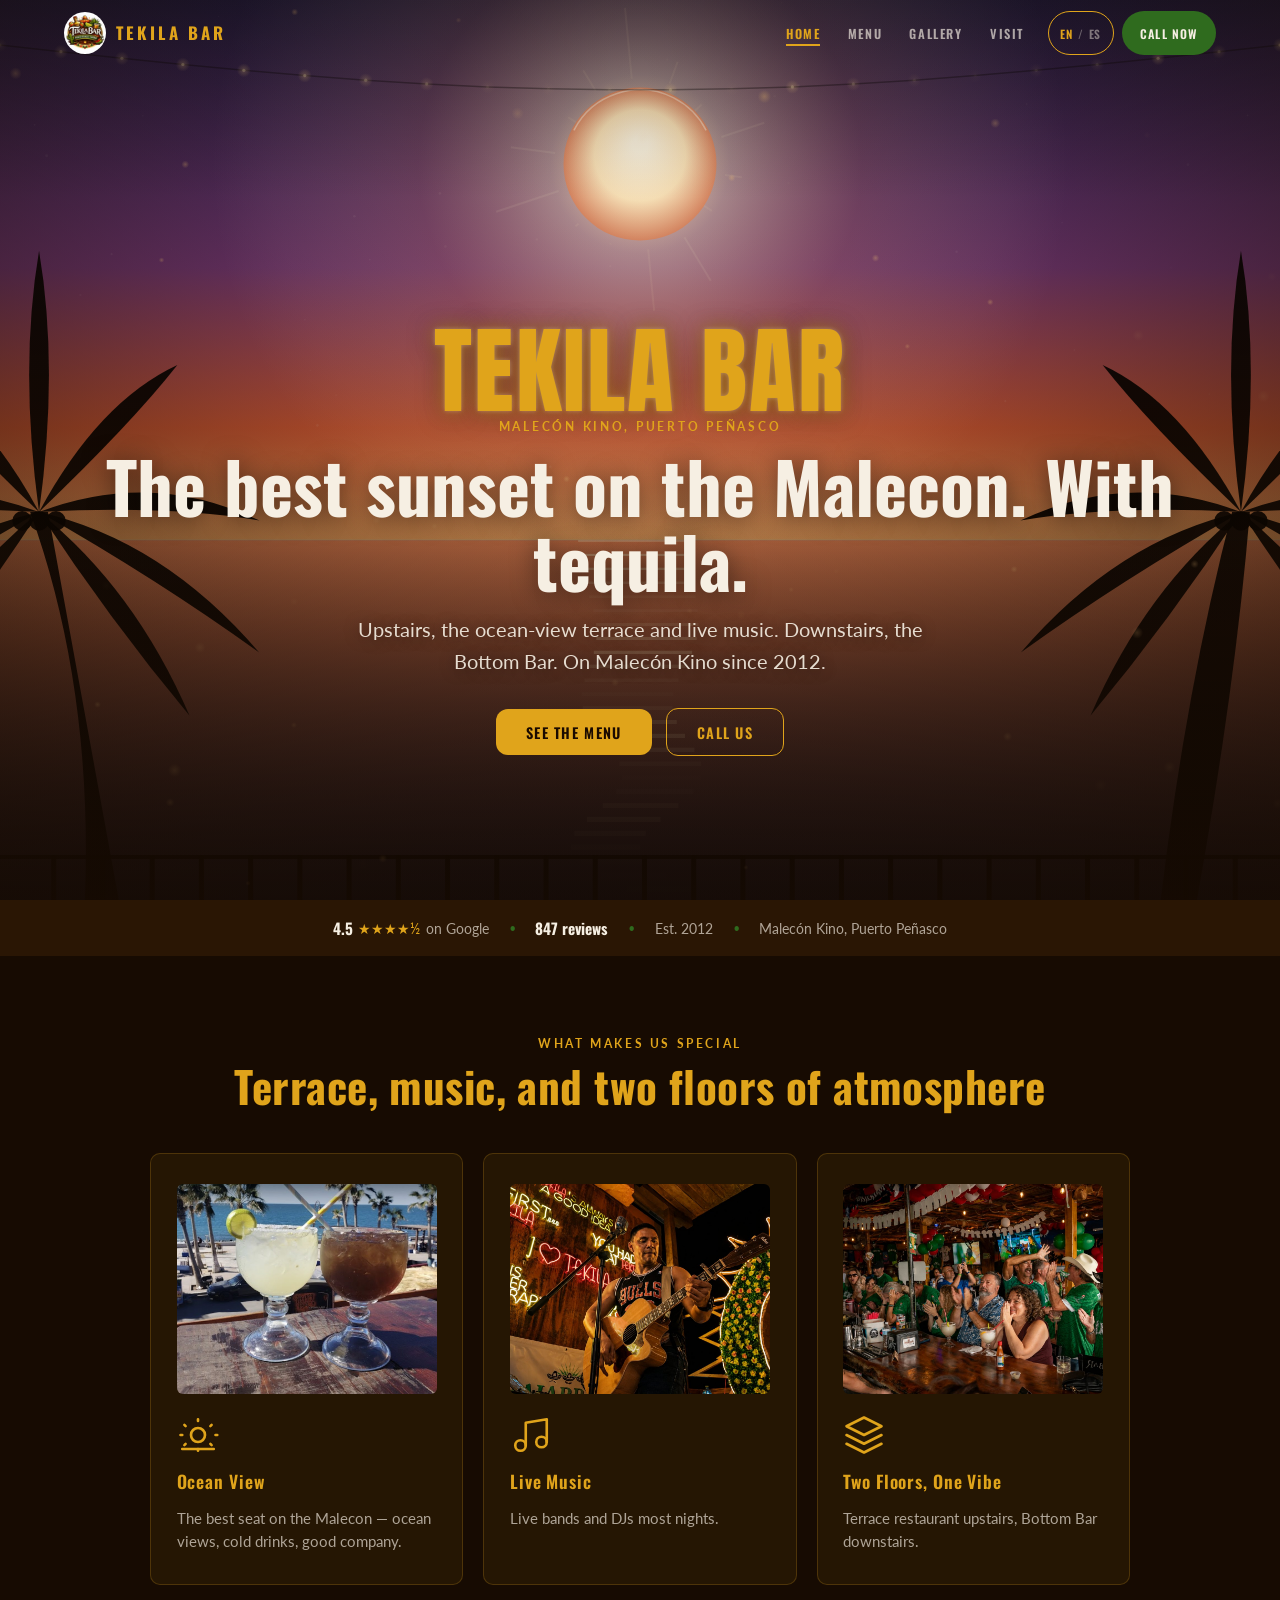
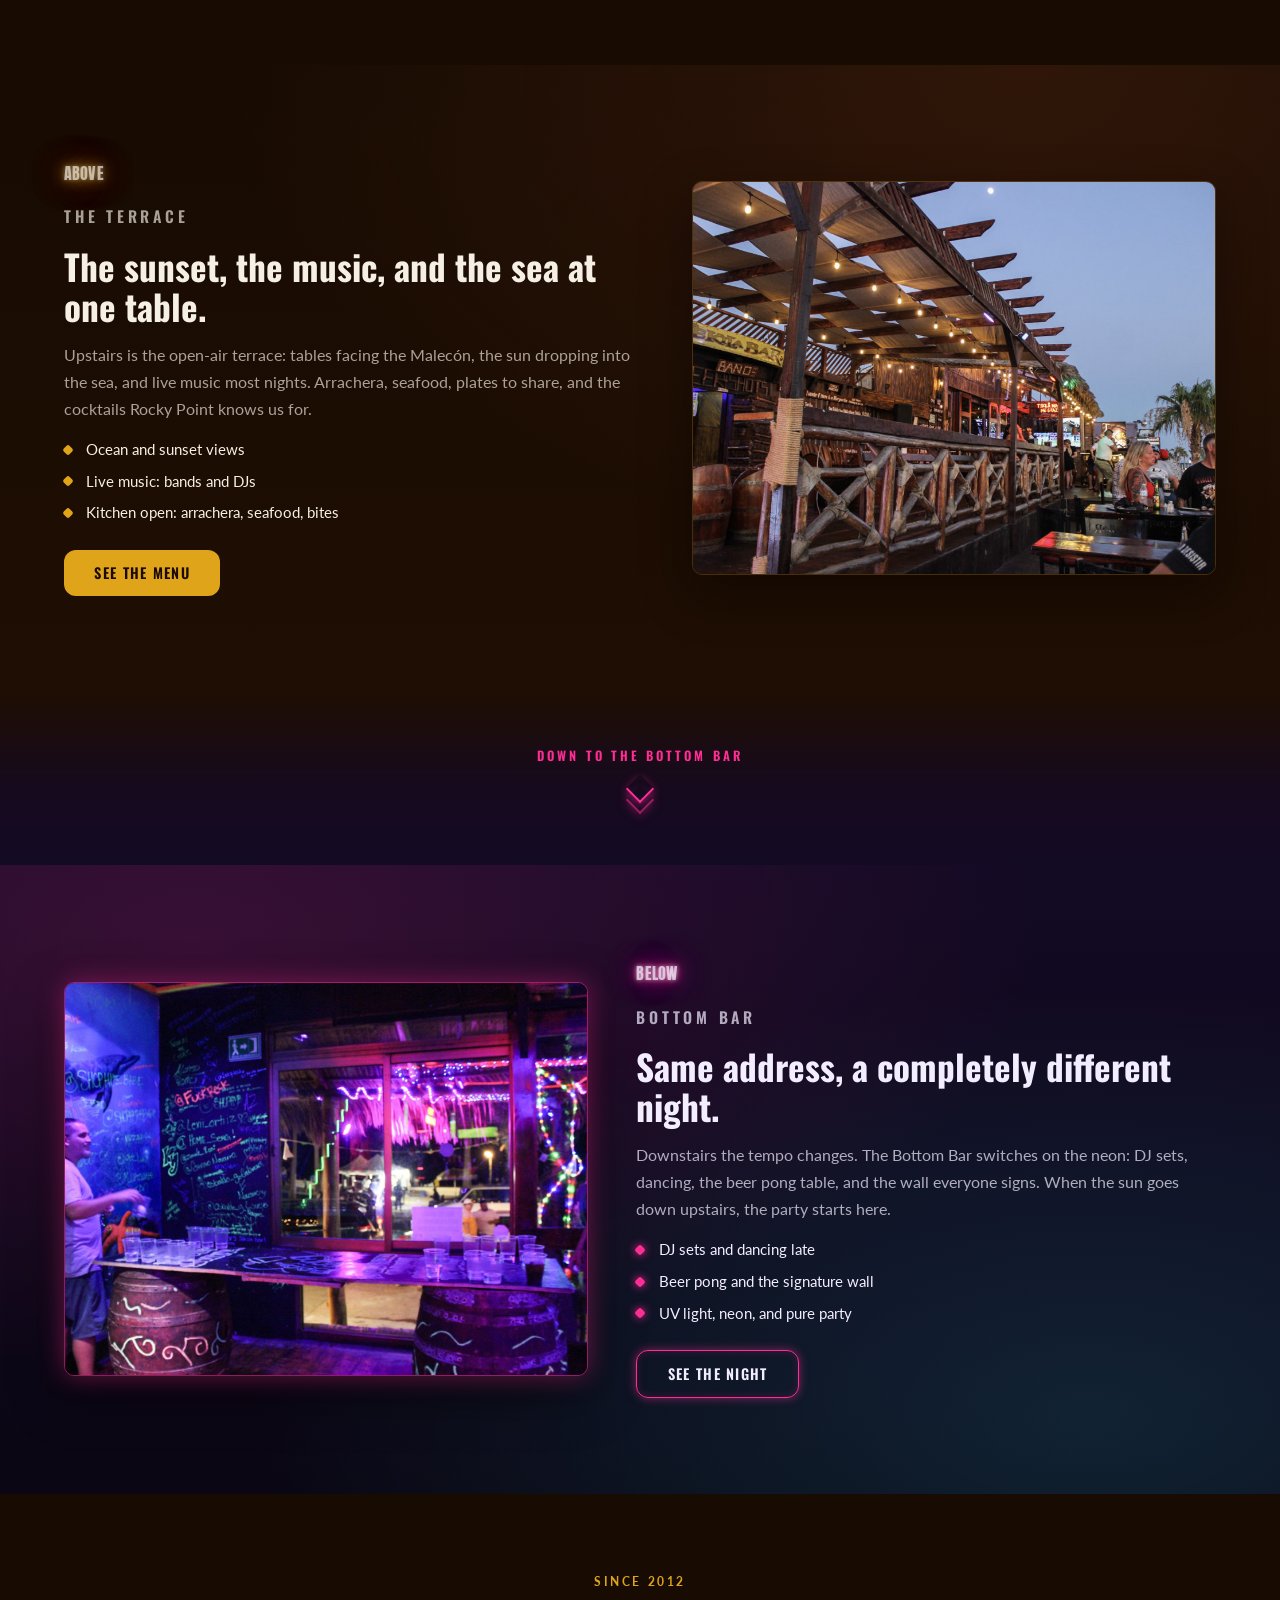
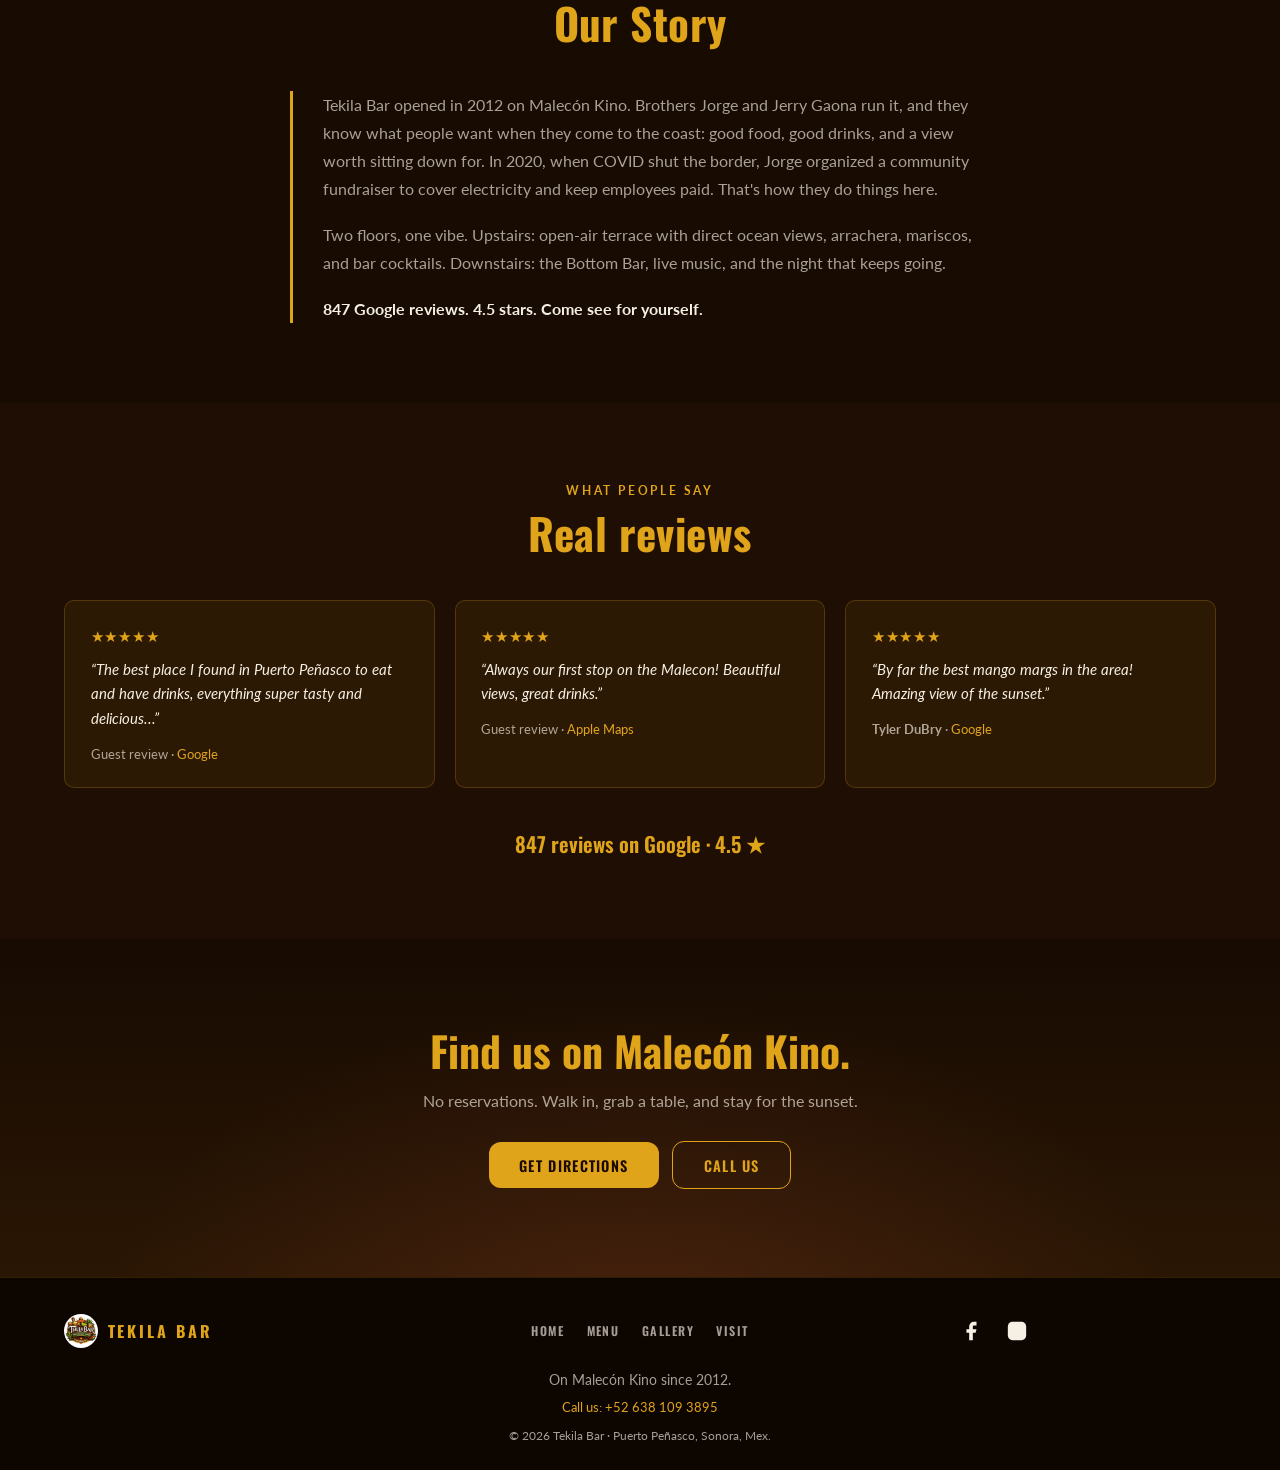
<file: index.html>
<!DOCTYPE html>
<html lang="es" translate="no">
<head>
  <meta charset="UTF-8" />
  <meta name="viewport" content="width=device-width, initial-scale=1.0" />
  <meta name="google" content="notranslate" />

  <!-- Primary SEO -->
  <title>Tekila Bar | Malecón Kino, Puerto Peñasco, Sonora</title>
  <meta name="description" content="Terraza con vista al mar, música en vivo y cócteles en el Malecón Kino desde 2012. Arriba la terraza al atardecer, abajo el Bottom Bar. 847 reseñas, 4.5 estrellas en Google. Puerto Peñasco, Sonora." />

  <!-- Open Graph -->
  <meta property="og:type" content="website" />
  <meta property="og:url" content="https://neonframewebdev.github.io/tekila-bar-rocky-point/" />
  <meta property="og:title" content="Tekila Bar | Malecón Kino, Puerto Peñasco" />
  <meta property="og:description" content="Arriba la terraza al atardecer, abajo el Bottom Bar. Terraza con vista al mar, música en vivo y cócteles en el Malecón Kino desde 2012." />
  <meta property="og:image" content="https://neonframewebdev.github.io/tekila-bar-rocky-point/assets/exterior_1.jpg" />
  <meta property="og:locale" content="es_MX" />
  <meta property="og:locale:alternate" content="en_US" />

  <!-- Twitter Card -->
  <meta name="twitter:card" content="summary_large_image" />
  <meta name="twitter:title" content="Tekila Bar | Puerto Peñasco" />
  <meta name="twitter:description" content="Arriba la terraza al atardecer, abajo el Bottom Bar. Malecón Kino, Rocky Point, Sonora." />
  <meta name="twitter:image" content="https://neonframewebdev.github.io/tekila-bar-rocky-point/assets/exterior_1.jpg" />

  <link rel="icon" type="image/jpeg" href="assets/logo.jpg" />

  <!-- Fonts -->
  <link rel="preconnect" href="https://fonts.googleapis.com" />
  <link rel="preconnect" href="https://fonts.gstatic.com" crossorigin />
  <link href="https://fonts.googleapis.com/css2?family=Anton&family=Oswald:wght@400;500;600;700&family=Lato:wght@400;700&display=swap" rel="stylesheet" />

  <link rel="stylesheet" href="css/style.css" />

  <link rel="canonical" href="https://neonframewebdev.github.io/tekila-bar-rocky-point/" />

  <script type="application/ld+json">
  {
    "@context": "https://schema.org",
    "@type": ["BarOrPub", "Restaurant"],
    "name": "Tekila Bar",
    "description": "Bar y restaurante en el Malecón Kino de Puerto Peñasco. Música en vivo, cócteles artesanales, mariscos frescos y ambiente de fiesta desde 2012.",
    "url": "https://neonframewebdev.github.io/tekila-bar-rocky-point/",
    "telephone": "+526381093895",
    "address": {
      "@type": "PostalAddress",
      "streetAddress": "Malecón Kino 22-C",
      "addressLocality": "Puerto Peñasco",
      "addressRegion": "Sonora",
      "postalCode": "83550",
      "addressCountry": "MX"
    },
    "openingHoursSpecification": [
      {
        "@type": "OpeningHoursSpecification",
        "dayOfWeek": ["Monday","Tuesday","Wednesday","Thursday","Sunday"],
        "opens": "10:00",
        "closes": "22:00"
      },
      {
        "@type": "OpeningHoursSpecification",
        "dayOfWeek": ["Friday","Saturday"],
        "opens": "09:00",
        "closes": "03:00"
      }
    ],
    "servesCuisine": ["Mexican","Seafood","American"],
    "priceRange": "$$",
    "image": "https://neonframewebdev.github.io/tekila-bar-rocky-point/assets/gallery_hero.jpg",
    "menu": "https://neonframewebdev.github.io/tekila-bar-rocky-point/menu.html",
    "foundingDate": "2012",
    "sameAs": [
      "https://www.facebook.com/pages/Tekila-Bar-MX/1644637512487499",
      "https://www.instagram.com/tekilabarmx"
    ]
  }
  </script>
</head>
<body data-lang="es">

  <!-- ── Loader ─────────────────────────────────────────────── -->
  <div id="loader" role="status" aria-label="Cargando / Loading">
    <img class="loader-logo" src="assets/logo.jpg" alt="Tekila Bar logo" width="110" height="110" />
    <div class="loader-bar-track"><div class="loader-bar-fill"></div></div>
  </div>

  <!-- ── Nav ────────────────────────────────────────────────── -->
  <nav class="site-nav" role="navigation" aria-label="Navegación principal">
    <a href="index.html" class="nav-logo" aria-label="Tekila Bar inicio">
      <img src="assets/logo.jpg" alt="" width="42" height="42" aria-hidden="true" />
      <span class="nav-logo-text">Tekila Bar</span>
    </a>

    <div class="nav-right">
      <ul class="nav-links" role="list">
        <li><a href="index.html" class="is-active" data-es="Inicio" data-en="Home">Inicio</a></li>
        <li><a href="menu.html" data-es="Carta" data-en="Menu">Carta</a></li>
        <li><a href="galeria.html" data-es="Galería" data-en="Gallery">Galería</a></li>
        <li><a href="visita.html" data-es="Visítanos" data-en="Visit">Visítanos</a></li>
      </ul>

      <button type="button" class="lang-toggle" data-current="es" aria-label="Switch to English">
        <span class="lt-en">EN</span><span class="lt-sep">/</span><span class="lt-es">ES</span>
      </button>

      <a href="tel:+526381093895" class="nav-cta" data-es="Llama ahora" data-en="Call now">Llama ahora</a>

      <button class="nav-hamburger" aria-label="Abrir menú" aria-expanded="false" aria-controls="nav-drawer">
        <span></span><span></span><span></span>
      </button>
    </div>
  </nav>

  <!-- Mobile drawer -->
  <nav class="nav-drawer" id="nav-drawer" aria-label="Menú móvil">
    <a href="index.html" class="is-active" data-es="Inicio" data-en="Home">Inicio</a>
    <a href="menu.html" data-es="Carta" data-en="Menu">Carta</a>
    <a href="galeria.html" data-es="Galería" data-en="Gallery">Galería</a>
    <a href="visita.html" data-es="Visítanos" data-en="Visit">Visítanos</a>
    <a href="tel:+526381093895" class="drawer-cta" data-es="Llama ahora" data-en="Call now">Llama ahora</a>
  </nav>

  <!-- ── Hero ───────────────────────────────────────────────── -->
  <section id="hero" aria-label="Hero">
    <canvas id="hero-canvas" class="hero-canvas" aria-hidden="true"></canvas>
    <div class="hero-overlay" aria-hidden="true"></div>

    <div class="hero-content">
      <p class="hero-kicker" aria-hidden="true">TEKILA BAR</p>
      <p class="hero-eyebrow">Malecón Kino, Puerto Peñasco</p>
      <h1 class="hero-h1"
          data-es="El mejor atardecer del Malecón. Con tequila."
          data-en="The best sunset on the Malecon. With tequila.">
        El mejor atardecer del Malecón. Con tequila.
      </h1>
      <p class="hero-sub"
         data-es="Arriba, la terraza con vista al mar y música en vivo. Abajo, el Bottom Bar. En el Malecón Kino desde 2012."
         data-en="Upstairs, the ocean-view terrace and live music. Downstairs, the Bottom Bar. On Malecón Kino since 2012.">
        Arriba, la terraza con vista al mar y música en vivo. Abajo, el Bottom Bar. En el Malecón Kino desde 2012.
      </p>
      <div class="hero-ctas">
        <a href="menu.html" class="btn-primary" data-es="Ver la carta" data-en="See the menu">Ver la carta</a>
        <a href="tel:+526381093895" class="btn-secondary" data-es="Llámanos" data-en="Call us">Llámanos</a>
      </div>
    </div>

    <div class="hero-scroll-cue" aria-hidden="true"></div>
  </section>

  <!-- ── Trust Bar ──────────────────────────────────────────── -->
  <div id="trust-bar" role="complementary" aria-label="Credenciales">
    <div class="trust-item">
      <strong>4.5</strong>
      <span class="trust-stars">&#9733;&#9733;&#9733;&#9733;&#189;</span>
      <span data-es="en Google" data-en="on Google">en Google</span>
    </div>
    <span class="trust-dot" aria-hidden="true">&#9679;</span>
    <div class="trust-item"><strong data-es="847 reseñas" data-en="847 reviews">847 reseñas</strong></div>
    <span class="trust-dot" aria-hidden="true">&#9679;</span>
    <div class="trust-item" data-es="Desde 2012" data-en="Est. 2012">Desde 2012</div>
    <span class="trust-dot" aria-hidden="true">&#9679;</span>
    <div class="trust-item">Malecón Kino, Puerto Peñasco</div>
  </div>

  <!-- ── Highlights ─────────────────────────────────────────── -->
  <section id="highlights" aria-labelledby="highlights-title">
    <div class="section-header reveal">
      <p class="section-label" data-es="Lo que nos hace especiales" data-en="What makes us special">Lo que nos hace especiales</p>
      <h2 class="section-title" id="highlights-title"
          data-es="Terraza, música y dos pisos de ambiente"
          data-en="Terrace, music, and two floors of atmosphere">
        Terraza, música y dos pisos de ambiente
      </h2>
    </div>

    <div class="highlights-grid">
      <div class="highlight-card reveal">
        <div class="highlight-slideshow" aria-hidden="true">
          <img class="highlight-slide" src="assets/hslide_4.jpg" alt="" />
          <img class="highlight-slide" src="assets/hslide_1.jpg" alt="" />
          <img class="highlight-slide" src="assets/hslide_2.jpg" alt="" />
          <img class="highlight-slide" src="assets/hslide_3.jpg" alt="" />
          <img class="highlight-slide" src="assets/hslide_5.jpg" alt="" />
        </div>
        <div class="highlight-icon" aria-hidden="true">
          <svg viewBox="0 0 24 24"><path d="M12 3v1M4.22 6.22l.7.7M2 12h1M4.22 17.78l.7-.7M12 21v-1M19.78 17.78l-.7-.7M23 12h-1M19.78 6.22l-.7.7"/><circle cx="12" cy="12" r="4"/><path d="M3 20h18"/></svg>
        </div>
        <h3 class="highlight-title" data-es="Vista al mar" data-en="Ocean View">Vista al mar</h3>
        <p class="highlight-body" data-es="La mejor terraza del Malecón con vista al atardecer." data-en="The best seat on the Malecon — ocean views, cold drinks, good company.">La mejor terraza del Malecón con vista al atardecer.</p>
      </div>

      <div class="highlight-card reveal">
        <div class="highlight-slideshow" aria-hidden="true">
          <img class="mslide" src="assets/mslide_1.jpg" alt="" />
          <img class="mslide" src="assets/mslide_3.jpg" alt="" />
          <img class="mslide" src="assets/mslide_5.jpg" alt="" />
          <img class="mslide" src="assets/mslide_2.jpg" alt="" />
          <img class="mslide" src="assets/mslide_4.jpg" alt="" />
        </div>
        <div class="highlight-icon" aria-hidden="true">
          <svg viewBox="0 0 24 24"><path d="M9 18V5l12-2v13"/><circle cx="6" cy="18" r="3"/><circle cx="18" cy="16" r="3"/></svg>
        </div>
        <h3 class="highlight-title" data-es="Música en vivo" data-en="Live Music">Música en vivo</h3>
        <p class="highlight-body" data-es="Bandas y DJ en vivo casi todas las noches." data-en="Live bands and DJs most nights.">Bandas y DJ en vivo casi todas las noches.</p>
      </div>

      <div class="highlight-card reveal">
        <div class="highlight-slideshow" aria-hidden="true">
          <img class="fslide" src="assets/fslide_1.jpg" alt="" />
          <img class="fslide" src="assets/fslide_2.jpg" alt="" />
          <img class="fslide" src="assets/fslide_3.jpg" alt="" />
          <img class="fslide" src="assets/fslide_4.jpg" alt="" />
          <img class="fslide" src="assets/fslide_5.jpg" alt="" />
        </div>
        <div class="highlight-icon" aria-hidden="true">
          <svg viewBox="0 0 24 24"><polygon points="12 2 2 7 12 12 22 7 12 2"/><polyline points="2 17 12 22 22 17"/><polyline points="2 12 12 17 22 12"/></svg>
        </div>
        <h3 class="highlight-title" data-es="Dos pisos, una vibra" data-en="Two Floors, One Vibe">Dos pisos, una vibra</h3>
        <p class="highlight-body" data-es="Restaurante con terraza arriba, Bottom Bar abajo." data-en="Terrace restaurant upstairs, Bottom Bar downstairs.">Restaurante con terraza arriba, Bottom Bar abajo.</p>
      </div>
    </div>
  </section>

  <!-- ── ARRIBA · La Terraza ────────────────────────────────── -->
  <section id="arriba" class="floor floor--arriba" aria-labelledby="arriba-title">
    <div class="floor-inner">
      <div class="floor-copy reveal">
        <p class="floor-tag" data-es="Arriba" data-en="Above">Arriba</p>
        <p class="floor-kicker" data-es="La Terraza" data-en="The Terrace">La Terraza</p>
        <h2 id="arriba-title"
            data-es="El atardecer, la música y el mar en una sola mesa."
            data-en="The sunset, the music, and the sea at one table.">
          El atardecer, la música y el mar en una sola mesa.
        </h2>
        <p data-es="Arriba está la terraza al aire libre: mesas con vista directa al Malecón, el sol cayendo sobre el mar y música en vivo casi todas las noches. Arrachera, mariscos, botanas para compartir y los cócteles que ya conoces."
           data-en="Upstairs is the open-air terrace: tables facing the Malecón, the sun dropping into the sea, and live music most nights. Arrachera, seafood, plates to share, and the cocktails Rocky Point knows us for.">
          Arriba está la terraza al aire libre: mesas con vista directa al Malecón, el sol cayendo sobre el mar y música en vivo casi todas las noches. Arrachera, mariscos, botanas para compartir y los cócteles que ya conoces.
        </p>
        <ul class="floor-list">
          <li data-es="Vista al mar y al atardecer" data-en="Ocean and sunset views">Vista al mar y al atardecer</li>
          <li data-es="Música en vivo: bandas y DJ" data-en="Live music: bands and DJs">Música en vivo: bandas y DJ</li>
          <li data-es="Cocina abierta: arrachera, mariscos, botanas" data-en="Kitchen open: arrachera, seafood, bites">Cocina abierta: arrachera, mariscos, botanas</li>
        </ul>
        <a href="menu.html" class="btn-primary" data-es="Ver la carta" data-en="See the menu">Ver la carta</a>
      </div>

      <div class="floor-media reveal">
        <img src="assets/exterior_2.jpg" loading="lazy"
             alt="Terraza de Tekila Bar al anochecer con pérgola, luces de cuerdas y barra de madera" />
      </div>
    </div>
  </section>

  <!-- ── Descend transition ─────────────────────────────────── -->
  <div id="descend" aria-hidden="true">
    <p class="descend-label" data-es="Baja al Bottom Bar" data-en="Down to the Bottom Bar">Baja al Bottom Bar</p>
    <div class="descend-chev"></div>
    <div class="descend-chev"></div>
  </div>

  <!-- ── ABAJO · Bottom Bar ─────────────────────────────────── -->
  <section id="abajo" class="floor floor--abajo" aria-labelledby="abajo-title">
    <div class="floor-inner">
      <div class="floor-media reveal">
        <img src="assets/interior_2.jpg" loading="lazy"
             alt="Bottom Bar de Tekila con luz UV, mesa de beer pong y pared de firmas en neón" />
      </div>

      <div class="floor-copy reveal">
        <p class="floor-tag neon-text" data-es="Abajo" data-en="Below">Abajo</p>
        <p class="floor-kicker">Bottom Bar</p>
        <h2 id="abajo-title"
            data-es="La misma dirección, otra noche completamente distinta."
            data-en="Same address, a completely different night.">
          La misma dirección, otra noche completamente distinta.
        </h2>
        <p data-es="Abajo cambia el ritmo. El Bottom Bar enciende el neón: DJ, baile, la mesa de beer pong y la pared donde todos firman. Cuando arriba baja el sol, aquí empieza la fiesta."
           data-en="Downstairs the tempo changes. The Bottom Bar switches on the neon: DJ sets, dancing, the beer pong table, and the wall everyone signs. When the sun goes down upstairs, the party starts here.">
          Abajo cambia el ritmo. El Bottom Bar enciende el neón: DJ, baile, la mesa de beer pong y la pared donde todos firman. Cuando arriba baja el sol, aquí empieza la fiesta.
        </p>
        <ul class="floor-list">
          <li data-es="DJ y baile hasta tarde" data-en="DJ sets and dancing late">DJ y baile hasta tarde</li>
          <li data-es="Beer pong y pared de firmas" data-en="Beer pong and the signature wall">Beer pong y pared de firmas</li>
          <li data-es="Luz UV, neón y pura fiesta" data-en="UV light, neon, and pure party">Luz UV, neón y pura fiesta</li>
        </ul>
        <a href="galeria.html" class="btn-neon" data-es="Conoce la noche" data-en="See the night">Conoce la noche</a>
      </div>
    </div>
  </section>

  <!-- ── Our Story ──────────────────────────────────────────── -->
  <section id="story" aria-labelledby="story-title">
    <div class="section-header reveal">
      <p class="section-label" data-es="Desde 2012" data-en="Since 2012">Desde 2012</p>
      <h2 class="section-title" id="story-title" data-es="Nuestra Historia" data-en="Our Story">Nuestra Historia</h2>
    </div>

    <div class="story-inner reveal">
      <div class="story-body" data-hide-en>
        <p>Tekila Bar abrió sus puertas en 2012 en el Malecón Kino. Lo llevan los hermanos Jorge y Jerry Gaona, que conocen Puerto Peñasco y saben lo que la gente quiere cuando llega al mar: buena comida, buenas bebidas y una vista que vale la pena. En 2020, cuando el COVID cerró la frontera, Jorge organizó una colecta para pagar la luz y ayudar a sus empleados. Así es aquí: primero la familia.</p>
        <p>Dos pisos, un solo ambiente. Arriba, terraza al aire libre con vista directa al océano, arrachera, mariscos y cócteles de la barra. Abajo, el Bottom Bar: música, baile y la noche que sigue.</p>
        <p><strong>847 reseñas en Google. 4.5 estrellas. Ven y compruébalo.</strong></p>
      </div>
      <div class="story-body" data-hide-es>
        <p>Tekila Bar opened in 2012 on Malecón Kino. Brothers Jorge and Jerry Gaona run it, and they know what people want when they come to the coast: good food, good drinks, and a view worth sitting down for. In 2020, when COVID shut the border, Jorge organized a community fundraiser to cover electricity and keep employees paid. That's how they do things here.</p>
        <p>Two floors, one vibe. Upstairs: open-air terrace with direct ocean views, arrachera, mariscos, and bar cocktails. Downstairs: the Bottom Bar, live music, and the night that keeps going.</p>
        <p><strong>847 Google reviews. 4.5 stars. Come see for yourself.</strong></p>
      </div>
    </div>
  </section>

  <!-- ── Reviews ────────────────────────────────────────────── -->
  <section id="reviews" aria-labelledby="reviews-title">
    <div class="section-header reveal">
      <p class="section-label" data-es="Lo que dicen" data-en="What people say">Lo que dicen</p>
      <h2 class="section-title" id="reviews-title" data-es="Opiniones reales" data-en="Real reviews">Opiniones reales</h2>
    </div>

    <div class="reviews-grid">
      <div class="review-card reveal">
        <div class="review-stars" aria-label="5 estrellas" data-es-attr-aria-label="5 estrellas" data-en-attr-aria-label="5 stars">&#9733;&#9733;&#9733;&#9733;&#9733;</div>
        <p class="review-quote"
           data-es="&#8220;El mejor lugar que conocí de Puerto Peñasco para cenar y tomar bebidas, todo super rico y delicioso...&#8221;"
           data-en="&#8220;The best place I found in Puerto Peñasco to eat and have drinks, everything super tasty and delicious...&#8221;">
          &#8220;El mejor lugar que conocí de Puerto Peñasco para cenar y tomar bebidas, todo super rico y delicioso...&#8221;
        </p>
        <p class="review-meta"><span data-es="Reseña de cliente" data-en="Guest review">Reseña de cliente</span> &middot; <span class="review-source">Google</span></p>
      </div>

      <div class="review-card reveal">
        <div class="review-stars" aria-label="5 estrellas" data-es-attr-aria-label="5 estrellas" data-en-attr-aria-label="5 stars">&#9733;&#9733;&#9733;&#9733;&#9733;</div>
        <p class="review-quote"
           data-es="&#8220;Siempre es nuestra primera parada en el Malecón. Vistas hermosas, bebidas increíbles.&#8221;"
           data-en="&#8220;Always our first stop on the Malecon! Beautiful views, great drinks.&#8221;">
          &#8220;Siempre es nuestra primera parada en el Malecón. Vistas hermosas, bebidas increíbles.&#8221;
        </p>
        <p class="review-meta"><span data-es="Reseña de cliente" data-en="Guest review">Reseña de cliente</span> &middot; <span class="review-source">Apple Maps</span></p>
      </div>

      <div class="review-card reveal">
        <div class="review-stars" aria-label="5 estrellas" data-es-attr-aria-label="5 estrellas" data-en-attr-aria-label="5 stars">&#9733;&#9733;&#9733;&#9733;&#9733;</div>
        <p class="review-quote"
           data-es="&#8220;Las mejores margaritas de mango de la zona. Vista al atardecer increíble.&#8221;"
           data-en="&#8220;By far the best mango margs in the area! Amazing view of the sunset.&#8221;">
          &#8220;Las mejores margaritas de mango de la zona. Vista al atardecer increíble.&#8221;
        </p>
        <p class="review-meta"><strong>Tyler DuBry</strong> &middot; <span class="review-source">Google</span></p>
      </div>
    </div>

    <p class="reviews-badge reveal">
      <span data-es="847 opiniones en Google &middot; 4.5 &#9733;" data-en="847 reviews on Google &middot; 4.5 &#9733;">847 opiniones en Google &middot; 4.5 &#9733;</span>
    </p>
  </section>

  <!-- ── Visit CTA ──────────────────────────────────────────── -->
  <section id="visit-cta" aria-labelledby="visit-cta-title">
    <div class="visit-cta-inner reveal">
      <h2 class="visit-cta-title" id="visit-cta-title"
          data-es="Te esperamos en el Malecón Kino."
          data-en="Find us on Malecón Kino.">
        Te esperamos en el Malecón Kino.
      </h2>
      <p class="visit-cta-sub"
         data-es="Sin reservaciones. Llega, encuentra tu mesa y quédate para el atardecer."
         data-en="No reservations. Walk in, grab a table, and stay for the sunset.">
        Sin reservaciones. Llega, encuentra tu mesa y quédate para el atardecer.
      </p>
      <div class="visit-cta-actions">
        <a href="visita.html" class="btn-primary" data-es="Cómo llegar" data-en="Get directions">Cómo llegar</a>
        <a href="tel:+526381093895" class="btn-secondary" data-es="Llámanos" data-en="Call us">Llámanos</a>
      </div>
    </div>
  </section>

  <!-- ── Footer ─────────────────────────────────────────────── -->
  <footer class="site-footer" role="contentinfo">
    <div class="footer-inner">
      <div class="footer-brand">
        <img src="assets/logo.jpg" alt="" width="34" height="34" aria-hidden="true" loading="lazy" />
        <span class="footer-brand-text">Tekila Bar</span>
      </div>

      <nav class="footer-nav" aria-label="Pie de página">
        <a href="index.html" data-es="Inicio" data-en="Home">Inicio</a>
        <a href="menu.html" data-es="Carta" data-en="Menu">Carta</a>
        <a href="galeria.html" data-es="Galería" data-en="Gallery">Galería</a>
        <a href="visita.html" data-es="Visítanos" data-en="Visit">Visítanos</a>
      </nav>

      <div class="footer-social">
        <a href="https://www.facebook.com/pages/Tekila-Bar-MX/1644637512487499" target="_blank" rel="noopener noreferrer" aria-label="Facebook de Tekila Bar">
          <svg viewBox="0 0 24 24" aria-hidden="true"><path d="M18 2h-3a5 5 0 0 0-5 5v3H7v4h3v8h4v-8h3l1-4h-4V7a1 1 0 0 1 1-1h3z"/></svg>
        </a>
        <a href="https://www.instagram.com/tekilabarmx" target="_blank" rel="noopener noreferrer" aria-label="Instagram de Tekila Bar">
          <svg viewBox="0 0 24 24" aria-hidden="true"><rect x="2" y="2" width="20" height="20" rx="5" ry="5"/><circle cx="12" cy="12" r="4"/><circle cx="17.5" cy="6.5" r="1" fill="currentColor" stroke="none"/></svg>
        </a>
      </div>
    </div>

    <div class="footer-meta" style="text-align:center; margin-top:1.4rem;">
      <p class="footer-tagline" data-es="En el Malecón Kino desde 2012." data-en="On Malecón Kino since 2012.">En el Malecón Kino desde 2012.</p>
      <p><a href="tel:+526381093895" data-es="Llámanos: +52 638 109 3895" data-en="Call us: +52 638 109 3895">Llámanos: +52 638 109 3895</a></p>
      <p style="margin-top:0.5rem; font-size:0.75rem;">&copy; 2026 Tekila Bar &middot; Puerto Peñasco, Sonora, Mex.</p>
    </div>
  </footer>

  <script src="js/i18n.js"></script>
  <script src="js/hero.js"></script>
  <script src="js/main.js"></script>
</body>
</html>
</file>
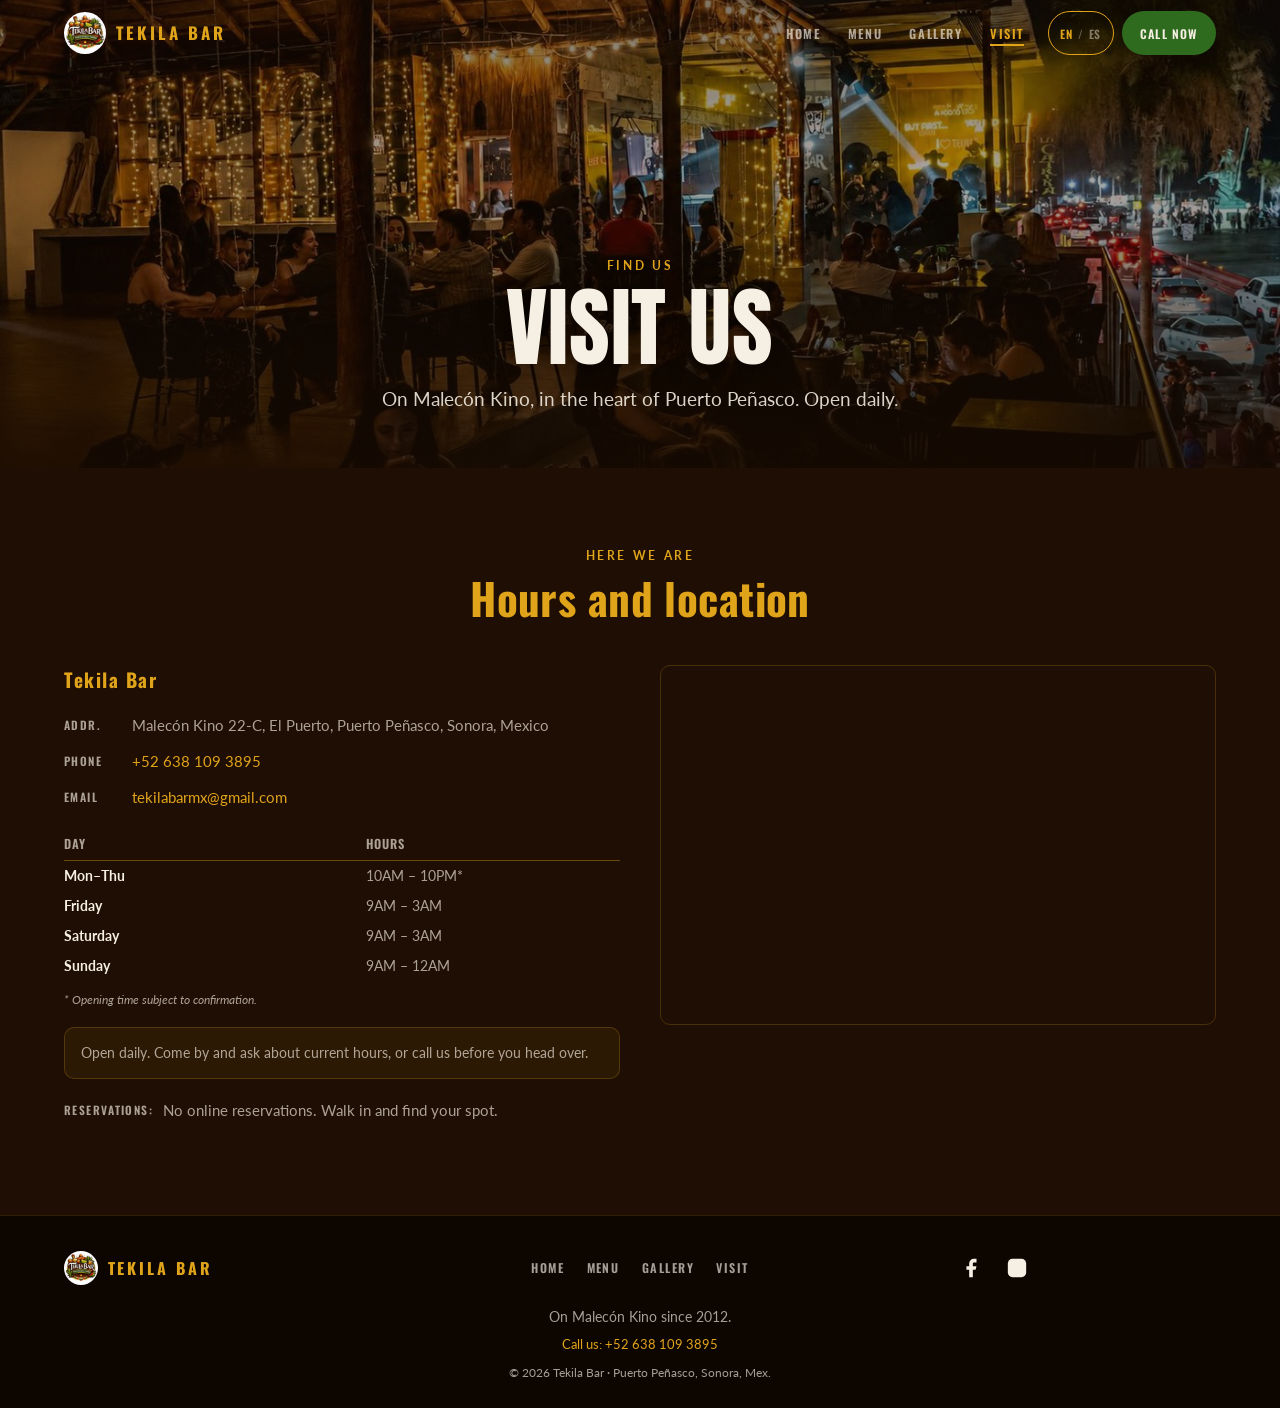
<file: visita.html>
<!DOCTYPE html>
<html lang="es" translate="no">
<head>
  <meta charset="UTF-8" />
  <meta name="viewport" content="width=device-width, initial-scale=1.0" />
  <meta name="google" content="notranslate" />

  <title>Visítanos | Tekila Bar, Malecón Kino, Puerto Peñasco</title>
  <meta name="description" content="Tekila Bar está en el Malecón Kino 22-C, Puerto Peñasco, Sonora. Horarios, teléfono, mapa y cómo llegar. Abierto todos los días, sin reservaciones." />

  <meta property="og:type" content="website" />
  <meta property="og:url" content="https://neonframewebdev.github.io/tekila-bar-rocky-point/visita.html" />
  <meta property="og:title" content="Visítanos | Tekila Bar, Puerto Peñasco" />
  <meta property="og:description" content="Malecón Kino 22-C, Puerto Peñasco. Horarios, teléfono y mapa. Abierto todos los días." />
  <meta property="og:image" content="https://neonframewebdev.github.io/tekila-bar-rocky-point/assets/visit_hero.jpg" />
  <meta property="og:locale" content="es_MX" />
  <meta property="og:locale:alternate" content="en_US" />

  <meta name="twitter:card" content="summary_large_image" />
  <meta name="twitter:title" content="Visítanos | Tekila Bar" />
  <meta name="twitter:description" content="Malecón Kino 22-C, Puerto Peñasco. Horarios, teléfono y mapa." />
  <meta name="twitter:image" content="https://neonframewebdev.github.io/tekila-bar-rocky-point/assets/visit_hero.jpg" />

  <link rel="icon" type="image/jpeg" href="assets/logo.jpg" />

  <link rel="preconnect" href="https://fonts.googleapis.com" />
  <link rel="preconnect" href="https://fonts.gstatic.com" crossorigin />
  <link href="https://fonts.googleapis.com/css2?family=Anton&family=Oswald:wght@400;500;600;700&family=Lato:wght@400;700&display=swap" rel="stylesheet" />

  <link rel="preload" as="image" href="assets/visit_hero.jpg" />
  <link rel="stylesheet" href="css/style.css" />

  <link rel="canonical" href="https://neonframewebdev.github.io/tekila-bar-rocky-point/visita.html" />

  <script type="application/ld+json">
  {
    "@context": "https://schema.org",
    "@type": ["BarOrPub", "Restaurant"],
    "name": "Tekila Bar",
    "url": "https://neonframewebdev.github.io/tekila-bar-rocky-point/",
    "telephone": "+526381093895",
    "address": {
      "@type": "PostalAddress",
      "streetAddress": "Malecón Kino 22-C",
      "addressLocality": "Puerto Peñasco",
      "addressRegion": "Sonora",
      "postalCode": "83550",
      "addressCountry": "MX"
    },
    "openingHoursSpecification": [
      {
        "@type": "OpeningHoursSpecification",
        "dayOfWeek": ["Monday","Tuesday","Wednesday","Thursday","Sunday"],
        "opens": "10:00",
        "closes": "22:00"
      },
      {
        "@type": "OpeningHoursSpecification",
        "dayOfWeek": ["Friday","Saturday"],
        "opens": "09:00",
        "closes": "03:00"
      }
    ],
    "image": "https://neonframewebdev.github.io/tekila-bar-rocky-point/assets/visit_hero.jpg",
    "sameAs": [
      "https://www.facebook.com/pages/Tekila-Bar-MX/1644637512487499",
      "https://www.instagram.com/tekilabarmx"
    ]
  }
  </script>
</head>
<body data-lang="es">

  <!-- ── Loader ─────────────────────────────────────────────── -->
  <div id="loader" role="status" aria-label="Cargando / Loading">
    <img class="loader-logo" src="assets/logo.jpg" alt="Tekila Bar logo" width="110" height="110" />
    <div class="loader-bar-track"><div class="loader-bar-fill"></div></div>
  </div>

  <!-- ── Nav ────────────────────────────────────────────────── -->
  <nav class="site-nav" role="navigation" aria-label="Navegación principal">
    <a href="index.html" class="nav-logo" aria-label="Tekila Bar inicio">
      <img src="assets/logo.jpg" alt="" width="42" height="42" aria-hidden="true" />
      <span class="nav-logo-text">Tekila Bar</span>
    </a>
    <div class="nav-right">
      <ul class="nav-links" role="list">
        <li><a href="index.html" data-es="Inicio" data-en="Home">Inicio</a></li>
        <li><a href="menu.html" data-es="Carta" data-en="Menu">Carta</a></li>
        <li><a href="galeria.html" data-es="Galería" data-en="Gallery">Galería</a></li>
        <li><a href="visita.html" class="is-active" data-es="Visítanos" data-en="Visit">Visítanos</a></li>
      </ul>
      <button type="button" class="lang-toggle" data-current="es" aria-label="Switch to English">
        <span class="lt-en">EN</span><span class="lt-sep">/</span><span class="lt-es">ES</span>
      </button>
      <a href="tel:+526381093895" class="nav-cta" data-es="Llama ahora" data-en="Call now">Llama ahora</a>
      <button class="nav-hamburger" aria-label="Abrir menú" aria-expanded="false" aria-controls="nav-drawer">
        <span></span><span></span><span></span>
      </button>
    </div>
  </nav>

  <nav class="nav-drawer" id="nav-drawer" aria-label="Menú móvil">
    <a href="index.html" data-es="Inicio" data-en="Home">Inicio</a>
    <a href="menu.html" data-es="Carta" data-en="Menu">Carta</a>
    <a href="galeria.html" data-es="Galería" data-en="Gallery">Galería</a>
    <a href="visita.html" class="is-active" data-es="Visítanos" data-en="Visit">Visítanos</a>
    <a href="tel:+526381093895" class="drawer-cta" data-es="Llama ahora" data-en="Call now">Llama ahora</a>
  </nav>

  <!-- ── Page hero ──────────────────────────────────────────── -->
  <header class="page-hero">
    <img class="page-hero-img" src="assets/visit_hero.jpg" alt="Terraza de Tekila Bar de noche con luces de cuerdas y el Malecón Kino de fondo" fetchpriority="high" style="object-position: center 55%;" />
    <div class="page-hero-overlay" aria-hidden="true"></div>
    <div class="page-hero-inner">
      <p class="page-hero-eyebrow" data-es="Cómo llegar" data-en="Find us">Cómo llegar</p>
      <h1 class="page-hero-title" data-es="Visítanos" data-en="Visit Us">Visítanos</h1>
      <p class="page-hero-sub"
         data-es="En el Malecón Kino, en pleno Puerto Peñasco. Abierto todos los días."
         data-en="On Malecón Kino, in the heart of Puerto Peñasco. Open daily.">
        En el Malecón Kino, en pleno Puerto Peñasco. Abierto todos los días.
      </p>
    </div>
  </header>

  <!-- ── Contact ────────────────────────────────────────────── -->
  <section id="contact" aria-labelledby="contact-title">
    <div class="section-header reveal">
      <p class="section-label" data-es="Aquí estamos" data-en="Here we are">Aquí estamos</p>
      <h2 class="section-title" id="contact-title" data-es="Horarios y ubicación" data-en="Hours and location">Horarios y ubicación</h2>
    </div>

    <div class="contact-grid reveal">
      <div class="contact-info">
        <h3>Tekila Bar</h3>

        <div class="contact-detail">
          <span class="contact-label" data-es="Dir." data-en="Addr.">Dir.</span>
          <span>Malecón Kino 22-C, El Puerto, Puerto Peñasco, Sonora, Mexico</span>
        </div>

        <div class="contact-detail">
          <span class="contact-label" data-es="Tel." data-en="Phone">Tel.</span>
          <a href="tel:+526381093895">+52 638 109 3895</a>
        </div>

        <div class="contact-detail">
          <span class="contact-label">Email</span>
          <a href="mailto:tekilabarmx@gmail.com">tekilabarmx@gmail.com</a>
        </div>

        <table class="hours-table" aria-label="Horarios">
          <thead>
            <tr>
              <th data-es="Día" data-en="Day">Día</th>
              <th data-es="Horario" data-en="Hours">Horario</th>
            </tr>
          </thead>
          <tbody>
            <tr><td data-es="Lun&#8211;Jue" data-en="Mon&#8211;Thu">Lun&#8211;Jue</td><td>10AM &ndash; 10PM*</td></tr>
            <tr><td data-es="Viernes" data-en="Friday">Viernes</td><td>9AM &ndash; 3AM</td></tr>
            <tr><td data-es="Sábado" data-en="Saturday">Sábado</td><td>9AM &ndash; 3AM</td></tr>
            <tr><td data-es="Domingo" data-en="Sunday">Domingo</td><td>9AM &ndash; 12AM</td></tr>
          </tbody>
        </table>

        <p class="hours-footnote" data-es="* Horario de apertura por confirmar." data-en="* Opening time subject to confirmation.">* Horario de apertura por confirmar.</p>

        <div class="hours-disclaimer"
             data-es="Abierto todos los días. Ven y pregunta por los horarios actuales, o llámanos antes de venir."
             data-en="Open daily. Come by and ask about current hours, or call us before you head over.">
          Abierto todos los días. Ven y pregunta por los horarios actuales, o llámanos antes de venir.
        </div>

        <div class="contact-detail" style="margin-top:1.25rem;">
          <span class="contact-label" style="min-width:unset;" data-es="Reservas:" data-en="Reservations:">Reservas:</span>
          <span data-es="Sin reservaciones en línea. Llega y encuentra tu mesa." data-en="No online reservations. Walk in and find your spot.">Sin reservaciones en línea. Llega y encuentra tu mesa.</span>
        </div>
      </div>

      <div class="map-wrapper">
        <iframe
          title="Tekila Bar en Google Maps"
          src="https://www.google.com/maps/embed?pb=!1m18!1m12!1m3!1d3591.021!2d-113.53700!3d31.30200!2m3!1f0!2f0!3f0!3m2!1i1024!2i768!4f13.1!3m3!1m2!1s0x0%3A0x76b6f8ee7e17a52e!2sTekila%20Bar!5e0!3m2!1ses!2smx!4v1715000000000!5m2!1ses!2smx"
          width="600" height="360" style="border:0;" allowfullscreen="" loading="lazy" referrerpolicy="no-referrer-when-downgrade">
        </iframe>
      </div>
    </div>
  </section>

  <!-- ── Footer ─────────────────────────────────────────────── -->
  <footer class="site-footer" role="contentinfo">
    <div class="footer-inner">
      <div class="footer-brand">
        <img src="assets/logo.jpg" alt="" width="34" height="34" aria-hidden="true" loading="lazy" />
        <span class="footer-brand-text">Tekila Bar</span>
      </div>
      <nav class="footer-nav" aria-label="Pie de página">
        <a href="index.html" data-es="Inicio" data-en="Home">Inicio</a>
        <a href="menu.html" data-es="Carta" data-en="Menu">Carta</a>
        <a href="galeria.html" data-es="Galería" data-en="Gallery">Galería</a>
        <a href="visita.html" data-es="Visítanos" data-en="Visit">Visítanos</a>
      </nav>
      <div class="footer-social">
        <a href="https://www.facebook.com/pages/Tekila-Bar-MX/1644637512487499" target="_blank" rel="noopener noreferrer" aria-label="Facebook de Tekila Bar">
          <svg viewBox="0 0 24 24" aria-hidden="true"><path d="M18 2h-3a5 5 0 0 0-5 5v3H7v4h3v8h4v-8h3l1-4h-4V7a1 1 0 0 1 1-1h3z"/></svg>
        </a>
        <a href="https://www.instagram.com/tekilabarmx" target="_blank" rel="noopener noreferrer" aria-label="Instagram de Tekila Bar">
          <svg viewBox="0 0 24 24" aria-hidden="true"><rect x="2" y="2" width="20" height="20" rx="5" ry="5"/><circle cx="12" cy="12" r="4"/><circle cx="17.5" cy="6.5" r="1" fill="currentColor" stroke="none"/></svg>
        </a>
      </div>
    </div>
    <div class="footer-meta" style="text-align:center; margin-top:1.4rem;">
      <p class="footer-tagline" data-es="En el Malecón Kino desde 2012." data-en="On Malecón Kino since 2012.">En el Malecón Kino desde 2012.</p>
      <p><a href="tel:+526381093895" data-es="Llámanos: +52 638 109 3895" data-en="Call us: +52 638 109 3895">Llámanos: +52 638 109 3895</a></p>
      <p style="margin-top:0.5rem; font-size:0.75rem;">&copy; 2026 Tekila Bar &middot; Puerto Peñasco, Sonora, Mex.</p>
    </div>
  </footer>

  <script src="js/i18n.js"></script>
  <script src="js/main.js"></script>
</body>
</html>
</file>
<file: css/style.css>
*,*::before,*::after{box-sizing:border-box;margin:0;padding:0}:root{--bg:#170B02;--bg-2:#1F0E03;--bg-3:#29150400;--bg-warm:#20100400;--bg-warmer:#2A1604;--bg-footer:#0D0500;--gold:#E0A41B;--gold-bright:#F2BD3A;--amber:#B5571B;--coral:#E2633A;--green:#2F6B1E;--green-hi:#3E8C28;--text:#F6EFE3;--text-muted:rgba(246,239,227,0.66);--gold-border:rgba(224,164,27,0.22);--gold-wash:rgba(224,164,27,0.07);--n-bg:#0A0613;--n-bg-2:#130A24;--n-magenta:#FF2D95;--n-cyan:#36E2FF;--n-violet:#9B5CFF;--n-lime:#B6FF3C;--n-text:#F3EEFF;--n-muted:rgba(243,238,255,0.7);--font-accent:'Anton',sans-serif;--font-display:'Oswald',sans-serif;--font-body:'Lato',sans-serif;--edge:clamp(1rem,5vw,4.5rem);--radius:10px;--maxw:1180px;--nav-h:64px}html{scroll-behavior:smooth;font-size:16px;scroll-padding-top:var(--nav-h)}body{font-family:var(--font-body);background:var(--bg);color:var(--text);overflow-x:hidden;-webkit-font-smoothing:antialiased;text-rendering:optimizeLegibility}img{display:block;max-width:100%;height:auto}a{color:inherit;text-decoration:none}body[data-lang="es"] [data-hide-es]{display:none !important}body[data-lang="en"] [data-hide-en]{display:none !important}.section-header{text-align:center;margin-bottom:2.75rem}.section-label{font-family:var(--font-body);font-weight:700;font-size:0.74rem;color:var(--gold);letter-spacing:0.22em;text-transform:uppercase;margin-bottom:0.6rem}.section-title{font-family:var(--font-display);font-weight:700;font-size:clamp(1.7rem,4.4vw,2.7rem);color:var(--gold);line-height:1.12;letter-spacing:0.01em}.reveal{opacity:0;transform:translateY(22px);transition:opacity 0.6s ease-out,transform 0.6s ease-out}.reveal.visible{opacity:1;transform:translateY(0)}:focus-visible{outline:2px solid var(--gold);outline-offset:2px;border-radius:2px}#abajo:focus-visible,#lightbox:focus-visible,#lightbox-close:focus-visible{outline-color:var(--n-cyan)}.btn-primary,.btn-secondary,.btn-neon{display:inline-block;font-family:var(--font-display);font-weight:600;font-size:0.9rem;letter-spacing:0.09em;text-transform:uppercase;border-radius:12px;padding:0.78rem 1.9rem;cursor:pointer;transition:background 0.25s,color 0.25s,box-shadow 0.25s,transform 0.15s;text-decoration:none;border:none}.btn-primary{color:#1A0A00;background:var(--gold)}.btn-primary:hover{background:var(--green);color:var(--text);transform:translateY(-2px)}.btn-secondary{color:var(--gold);background:transparent;border:1px solid var(--gold)}.btn-secondary:hover{background:rgba(224,160,27,0.14);transform:translateY(-2px)}.btn-neon{color:var(--n-text);background:transparent;border:1.5px solid var(--n-magenta);box-shadow:0 0 10px rgba(255,45,149,0.5),inset 0 0 8px rgba(255,45,149,0.18)}.btn-neon:hover{background:rgba(255,45,149,0.14);box-shadow:0 0 18px rgba(255,45,149,0.75),inset 0 0 12px rgba(255,45,149,0.25);transform:translateY(-2px)}.neon-text{color:#fff;text-shadow:0 0 4px rgba(255,255,255,0.55),0 0 11px rgba(255,45,149,0.9),0 0 26px rgba(255,45,149,0.6),0 0 44px rgba(155,92,255,0.45)}.neon-text--cyan{text-shadow:0 0 4px rgba(255,255,255,0.55),0 0 11px rgba(54,226,255,0.9),0 0 26px rgba(54,226,255,0.6),0 0 44px rgba(54,226,255,0.4)}#loader{position:fixed;inset:0;z-index:9999;background:var(--bg);display:flex;flex-direction:column;align-items:center;justify-content:center;gap:1.4rem;transition:opacity 0.4s ease}#loader.fade-out{opacity:0;pointer-events:none}.loader-logo{width:110px;height:auto;object-fit:contain;border-radius:50%;opacity:0;animation:loaderFadeIn 0.5s ease forwards 0.1s}.loader-bar-track{width:160px;height:2px;background:rgba(224,164,27,0.2);border-radius:2px;overflow:hidden;opacity:0;animation:loaderFadeIn 0.3s ease forwards 0.2s}.loader-bar-fill{height:100%;width:0;background:var(--gold);animation:loaderFill 0.9s ease forwards 0.3s}@keyframes loaderFadeIn{to{opacity:1}}@keyframes loaderFill{to{width:100%}}nav.site-nav{position:fixed;top:0;left:0;right:0;z-index:100;display:flex;align-items:center;justify-content:space-between;padding:0.7rem var(--edge);min-height:var(--nav-h);background:transparent;transition:background 0.3s ease,box-shadow 0.3s ease}nav.site-nav.scrolled{background:rgba(23,11,2,0.96);box-shadow:0 2px 22px rgba(0,0,0,0.55)}.nav-logo{display:flex;align-items:center;gap:0.65rem;flex-shrink:0}.nav-logo img{height:42px;width:auto;object-fit:contain;border-radius:50%}.nav-logo-text{font-family:var(--font-display);font-weight:700;font-size:1.05rem;color:var(--gold);letter-spacing:0.18em;text-transform:uppercase;line-height:1}.nav-right{display:flex;align-items:center;gap:0.5rem}.nav-links{display:none;list-style:none;align-items:center;gap:1.7rem;margin-right:1rem}.nav-links a{position:relative;font-family:var(--font-display);font-weight:600;font-size:0.78rem;letter-spacing:0.13em;text-transform:uppercase;color:var(--text-muted);transition:color 0.2s;padding-bottom:3px}.nav-links a::after{content:"";position:absolute;left:0;bottom:0;width:100%;height:2px;background:var(--gold);transform:scaleX(0);transform-origin:left;transition:transform 0.25s ease}.nav-links a:hover{color:var(--gold)}.nav-links a:hover::after{transform:scaleX(1)}.nav-links a.is-active{color:var(--gold)}.nav-links a.is-active::after{transform:scaleX(1)}.lang-toggle{display:inline-flex;align-items:center;gap:0.3rem;padding:0.55rem 0.7rem;background:transparent;border:1px solid var(--gold);border-radius:999px;cursor:pointer;font-family:var(--font-display);font-size:0.72rem;font-weight:600;letter-spacing:0.08em;text-transform:uppercase;color:var(--text);transition:background 0.2s;min-height:44px;min-width:52px;justify-content:center}.lang-toggle:hover{background:rgba(224,164,27,0.12)}.lang-toggle .lt-en,.lang-toggle .lt-es{opacity:0.45;transition:opacity 0.15s,color 0.15s}.lang-toggle[data-current="en"] .lt-en{opacity:1;color:var(--gold)}.lang-toggle[data-current="es"] .lt-es{opacity:1;color:var(--gold)}.lang-toggle .lt-sep{opacity:0.35}.nav-cta{display:none;font-family:var(--font-display);font-weight:600;font-size:0.75rem;letter-spacing:0.1em;text-transform:uppercase;color:var(--text);background:var(--green);border-radius:999px;padding:0.55rem 1.15rem;min-height:44px;display:none;align-items:center;transition:background 0.25s,transform 0.15s;white-space:nowrap}.nav-cta:hover{background:var(--green-hi);transform:translateY(-1px)}.nav-hamburger{display:flex;flex-direction:column;justify-content:center;gap:5px;width:2.6rem;height:2.6rem;background:none;border:none;cursor:pointer;padding:0;flex-shrink:0}.nav-hamburger span{display:block;width:26px;height:2px;margin:0 auto;background:var(--text);border-radius:2px;transition:transform 0.3s ease,opacity 0.3s ease}.nav-hamburger.open span:nth-child(1){transform:translateY(7px) rotate(45deg)}.nav-hamburger.open span:nth-child(2){opacity:0;transform:scaleX(0)}.nav-hamburger.open span:nth-child(3){transform:translateY(-7px) rotate(-45deg)}.nav-drawer{position:fixed;inset:0;background:rgba(23,11,2,0.985);display:flex;flex-direction:column;align-items:center;justify-content:center;gap:1.9rem;z-index:99;transform:translateX(100%);transition:transform 0.35s ease}.nav-drawer.open{transform:translateX(0)}.nav-drawer a{font-family:var(--font-display);font-weight:600;font-size:1.5rem;letter-spacing:0.16em;text-transform:uppercase;color:var(--text);transition:color 0.2s}.nav-drawer a:hover,.nav-drawer a.is-active{color:var(--gold)}.nav-drawer .drawer-cta{background:var(--green);border-radius:999px;padding:0.75rem 2.1rem;color:var(--text);margin-top:0.6rem}#hero{position:relative;width:100%;height:100svh;min-height:600px;overflow:hidden;background:linear-gradient(180deg,#1e1442 0%,#6e3a82 40%,#d65a2c 58%,#ffb056 60%,#14224e 60%,#060c20 100%)}.hero-canvas{position:absolute;inset:0;width:100%;height:100%;display:block}.hero-overlay{position:absolute;inset:0;background:radial-gradient(ellipse at 50% 8%,transparent 0%,rgba(23,11,2,0.18) 42%,rgba(23,11,2,0.66) 100%),linear-gradient(180deg,rgba(23,11,2,0.35) 0%,transparent 22%,transparent 55%,rgba(23,11,2,0.78) 100%)}.hero-content{position:absolute;bottom:16%;left:0;right:0;padding:0 var(--edge);text-align:center}.hero-kicker{font-family:var(--font-accent);font-weight:400;font-size:clamp(2.5rem,11vw,6rem);line-height:0.88;letter-spacing:0.02em;text-transform:uppercase;color:var(--gold);text-shadow:0 0 4px rgba(246,239,227,0.3),0 0 18px rgba(224,164,27,0.55),0 2px 26px rgba(0,0,0,0.5);margin-bottom:0.35rem}.hero-eyebrow{font-family:var(--font-body);font-weight:700;font-size:0.78rem;color:var(--gold);letter-spacing:0.22em;text-transform:uppercase;margin-bottom:0.85rem}.hero-h1{font-family:var(--font-display);font-weight:700;font-size:clamp(2rem,7vw,4.4rem);color:var(--text);line-height:1.07;margin-bottom:1rem;text-shadow:0 2px 24px rgba(0,0,0,0.5)}.hero-sub{font-family:var(--font-body);font-weight:400;font-size:clamp(0.98rem,2.2vw,1.28rem);color:rgba(246,239,227,0.9);max-width:620px;margin:0 auto 1.9rem;line-height:1.55;text-shadow:0 1px 14px rgba(0,0,0,0.5)}.hero-ctas{display:flex;flex-direction:column;align-items:center;gap:0.85rem}.hero-scroll-cue{position:absolute;bottom:4.5%;left:50%;width:22px;height:22px;border-right:2px solid var(--gold);border-bottom:2px solid var(--gold);transform:translateX(-50%) rotate(45deg);animation:heroBounce 1.4s ease-in-out infinite;opacity:0.85;transition:opacity 0.4s}.hero-scroll-cue.hidden{opacity:0;pointer-events:none}@keyframes heroBounce{0%,100%{transform:translateX(-50%) rotate(45deg) translateY(0)}50%{transform:translateX(-50%) rotate(45deg) translateY(6px)}}.page-hero{position:relative;width:100%;min-height:52vh;display:flex;align-items:flex-end;overflow:hidden;padding-bottom:clamp(2rem,6vh,4rem)}.page-hero-img{position:absolute;inset:0;width:100%;height:100%;object-fit:cover;object-position:center 45%}.page-hero-overlay{position:absolute;inset:0;background:linear-gradient(180deg,rgba(23,11,2,0.55) 0%,rgba(23,11,2,0.35) 40%,rgba(23,11,2,0.85) 100%)}.page-hero-inner{position:relative;width:100%;max-width:var(--maxw);margin:0 auto;padding:0 var(--edge);text-align:center}.page-hero-eyebrow{font-family:var(--font-body);font-weight:700;font-size:0.74rem;color:var(--gold);letter-spacing:0.22em;text-transform:uppercase;margin-bottom:0.7rem}.page-hero-title{font-family:var(--font-accent);font-weight:400;font-size:clamp(2.6rem,9vw,5.5rem);line-height:0.95;color:var(--text);letter-spacing:0.01em;text-transform:uppercase;text-shadow:0 3px 26px rgba(0,0,0,0.55)}.page-hero-sub{font-family:var(--font-body);font-size:clamp(0.98rem,2vw,1.2rem);color:rgba(246,239,227,0.88);max-width:560px;margin:1rem auto 0;line-height:1.55}#trust-bar{background:var(--bg-warmer);padding:0.9rem var(--edge);min-height:56px;display:flex;align-items:center;justify-content:center;flex-wrap:wrap;gap:0.5rem 1.3rem;text-align:center}.trust-item{font-family:var(--font-body);font-size:0.86rem;color:var(--text-muted);white-space:nowrap;display:inline-flex;align-items:center;gap:0.35rem}.trust-item strong{font-family:var(--font-display);font-weight:700;color:var(--text);font-size:0.96rem}.trust-stars{color:var(--gold)}.trust-dot{color:var(--green);font-size:0.55rem}#highlights{background:var(--bg);padding:clamp(3rem,7vw,5rem) var(--edge)}.highlights-grid{display:grid;grid-template-columns:1fr;gap:1.25rem;max-width:980px;margin:0 auto}.highlight-card{background:var(--gold-wash);border:1px solid var(--gold-border);border-radius:var(--radius);padding:1.9rem 1.6rem;display:flex;flex-direction:column;align-items:flex-start;gap:0.8rem;transition:transform 0.3s ease,border-color 0.3s ease}.highlight-card:hover{transform:translateY(-4px);border-color:rgba(224,164,27,0.4)}.highlight-icon{width:42px;height:42px;flex-shrink:0}.highlight-icon svg{width:42px;height:42px;stroke:var(--gold);fill:none;stroke-width:1.5;stroke-linecap:round;stroke-linejoin:round}.highlight-slideshow{position:relative;width:100%;height:210px;border-radius:6px;overflow:hidden;margin-bottom:0.4rem;flex-shrink:0}.highlight-slide{position:absolute;inset:0;width:100%;height:100%;object-fit:cover;object-position:center;opacity:0;animation:hcycle 20s infinite}.highlight-slide:nth-child(1){animation-delay:0s;opacity:1}.highlight-slide:nth-child(2){animation-delay:4s}.highlight-slide:nth-child(3){animation-delay:8s}.highlight-slide:nth-child(4){animation-delay:12s}.highlight-slide:nth-child(5){animation-delay:16s}.mslide{position:absolute;inset:0;width:100%;height:100%;object-fit:cover;object-position:center;opacity:0;animation:hcycle 20s infinite}.mslide:nth-child(1){animation-delay:0s;opacity:1}.mslide:nth-child(2){animation-delay:4s}.mslide:nth-child(3){animation-delay:8s}.mslide:nth-child(4){animation-delay:12s}.mslide:nth-child(5){animation-delay:16s}.fslide{position:absolute;inset:0;width:100%;height:100%;object-fit:cover;object-position:center;opacity:0;animation:hcycle 20s infinite}.fslide:nth-child(1){animation-delay:0s;opacity:1}.fslide:nth-child(2){animation-delay:4s}.fslide:nth-child(3){animation-delay:8s}.fslide:nth-child(4){animation-delay:12s}.fslide:nth-child(5){animation-delay:16s}@keyframes hcycle{0%,22%{opacity:1}27%,100%{opacity:0}}.highlight-title{font-family:var(--font-display);font-weight:600;font-size:1.1rem;color:var(--gold);letter-spacing:0.05em}.highlight-body{font-size:0.93rem;color:var(--text-muted);line-height:1.55}.floor{padding:clamp(3.5rem,8vw,6rem) var(--edge)}.floor-inner{max-width:var(--maxw);margin:0 auto;display:grid;grid-template-columns:1fr;gap:2rem;align-items:center}.floor-tag{font-family:var(--font-accent);font-weight:400;font-size:clamp(3rem,13vw,7rem);line-height:0.85;text-transform:uppercase;letter-spacing:0.01em;margin-bottom:0.4rem}.floor-kicker{font-family:var(--font-display);font-weight:600;font-size:0.8rem;letter-spacing:0.24em;text-transform:uppercase;margin-bottom:1.1rem}.floor-copy h2{font-family:var(--font-display);font-weight:700;font-size:clamp(1.5rem,3.6vw,2.2rem);line-height:1.14;margin-bottom:1rem}.floor-copy p{font-size:0.98rem;line-height:1.7;margin-bottom:1rem}.floor-list{list-style:none;display:flex;flex-direction:column;gap:0.55rem;margin:0 0 1.6rem}.floor-list li{position:relative;padding-left:1.4rem;font-size:0.95rem;line-height:1.5}.floor-list li::before{content:"";position:absolute;left:0;top:0.5em;width:8px;height:8px;border-radius:2px;transform:rotate(45deg)}.floor-media{position:relative;border-radius:var(--radius);overflow:hidden}.floor-media img{width:100%;height:100%;object-fit:cover;aspect-ratio:4 / 3;transition:transform 0.6s ease}.floor:hover .floor-media img{transform:scale(1.04)}.floor--arriba{background:radial-gradient(ellipse at 80% 0%,rgba(226,99,58,0.12),transparent 55%),linear-gradient(180deg,var(--bg) 0%,var(--bg-2) 100%)}.floor--arriba .floor-tag{color:var(--gold);text-shadow:0 0 4px rgba(246,239,227,0.35),0 0 14px rgba(224,164,27,0.7),0 0 30px rgba(224,164,27,0.5),0 0 52px rgba(226,99,58,0.4)}.floor--arriba .floor-kicker{color:var(--coral)}.floor--arriba .floor-copy h2{color:var(--text)}.floor--arriba .floor-copy p{color:var(--text-muted)}.floor--arriba .floor-list li{color:var(--text)}.floor--arriba .floor-list li::before{background:var(--gold)}.floor--arriba .floor-media{border:1px solid var(--gold-border);box-shadow:0 18px 50px rgba(0,0,0,0.4)}.floor--abajo{background:radial-gradient(ellipse at 15% 12%,rgba(255,45,149,0.16),transparent 55%),radial-gradient(ellipse at 85% 88%,rgba(54,226,255,0.13),transparent 55%),linear-gradient(180deg,var(--n-bg-2) 0%,var(--n-bg) 100%);color:var(--n-text)}.floor--abajo .floor-tag{color:#fff}.floor--abajo .floor-kicker{color:var(--n-cyan)}.floor--abajo .floor-copy h2{color:var(--n-text)}.floor--abajo .floor-copy p{color:var(--n-muted)}.floor--abajo .floor-list li{color:var(--n-text)}.floor--abajo .floor-list li::before{background:var(--n-magenta);box-shadow:0 0 8px var(--n-magenta)}.floor--abajo .floor-media{border:1.5px solid rgba(255,45,149,0.55);box-shadow:0 0 26px rgba(255,45,149,0.4),0 18px 50px rgba(0,0,0,0.55)}#descend{position:relative;background:linear-gradient(180deg,var(--bg-2) 0%,#160a1e 55%,var(--n-bg-2) 100%);text-align:center;padding:clamp(2.2rem,6vw,3.4rem) var(--edge)}.descend-label{font-family:var(--font-display);font-weight:600;font-size:0.8rem;letter-spacing:0.24em;text-transform:uppercase;color:var(--n-magenta);margin-bottom:0.9rem}.descend-chev{width:20px;height:20px;margin:0 auto;border-right:2px solid var(--n-magenta);border-bottom:2px solid var(--n-magenta);transform:rotate(45deg);animation:heroBounce 1.5s ease-in-out infinite;box-shadow:2px 2px 10px rgba(255,45,149,0.5)}.descend-chev+.descend-chev{margin-top:-9px;opacity:0.55;animation-delay:0.18s}#menu{background:var(--bg-2);padding:clamp(3rem,7vw,5rem) var(--edge)}.menu-inner{max-width:var(--maxw);margin:0 auto}.menu-grid{display:grid;grid-template-columns:1fr;gap:2.5rem}.menu-photo{width:100%;border-radius:var(--radius);border:2px solid var(--gold);object-fit:cover;aspect-ratio:4 / 3;margin-top:1rem;order:3}.menu-col-title{font-family:var(--font-display);font-weight:700;font-size:1.25rem;color:var(--gold);letter-spacing:0.08em;text-transform:uppercase;margin-bottom:1.25rem;border-bottom:1px solid var(--gold-border);padding-bottom:0.6rem}.menu-category{font-family:var(--font-body);font-weight:700;font-size:0.72rem;color:var(--coral);letter-spacing:0.18em;text-transform:uppercase;margin:1.4rem 0 0.8rem}.menu-items{list-style:none;display:flex;flex-direction:column;gap:1rem}.menu-item-name{font-family:var(--font-body);font-weight:700;font-size:0.96rem;color:var(--text);margin-bottom:0.2rem}.menu-item-desc{font-size:0.88rem;color:var(--text-muted);line-height:1.5}.menu-note{font-size:0.83rem;color:var(--text-muted);text-align:center;margin-top:2.2rem;font-style:italic}.menu-pg{background:var(--bg-2);padding:1.6rem var(--edge) 1.8rem;border-bottom:1px solid var(--gold-border)}.menu-pg-inner{max-width:var(--maxw);margin:0 auto}.menu-pg-label{font-family:var(--font-display);font-size:0.72rem;font-weight:700;letter-spacing:0.22em;text-transform:uppercase;color:var(--gold);margin-bottom:1rem}.menu-pg-strip{display:flex;gap:0.75rem;overflow-x:auto;scrollbar-width:none;-webkit-overflow-scrolling:touch;scroll-snap-type:x mandatory;padding-bottom:4px}.menu-pg-strip::-webkit-scrollbar{display:none}.menu-pg-item{flex:0 0 72vw;max-width:320px;background:none;border:1px solid var(--gold-border);border-radius:8px;overflow:hidden;cursor:pointer;padding:0;scroll-snap-align:start;transition:border-color 0.25s,transform 0.25s}.menu-pg-item:hover{border-color:rgba(224,164,27,0.45);transform:translateY(-2px)}.menu-pg-item img{width:100%;height:auto;display:block}#menu-lb{display:none;position:fixed;inset:0;z-index:9500;background:rgba(0,0,0,0.95);align-items:center;justify-content:center;padding:1rem}#menu-lb.open{display:flex}#menu-lb-img{max-width:92vw;max-height:88vh;object-fit:contain;border-radius:6px}#menu-lb-close{position:absolute;top:1rem;right:1.4rem;background:none;border:none;color:#fff;font-size:2.4rem;cursor:pointer;line-height:1;opacity:0.75;transition:opacity 0.2s}#menu-lb-close:hover{opacity:1}@media (min-width:640px){.menu-pg-item{flex:0 0 auto;width:calc(33.333% - 0.5rem);max-width:none}.menu-pg-strip{overflow-x:visible;flex-wrap:nowrap}}.menu-food-strip{display:grid;grid-template-columns:repeat(3,1fr);height:240px;overflow:hidden}.menu-food-strip img{width:100%;height:100%;object-fit:cover;object-position:center;display:block;transition:transform 0.5s ease}.menu-food-strip img:hover{transform:scale(1.04)}@media (min-width:768px){.menu-food-strip{height:520px}}.menu-jump-bar{position:sticky;top:var(--nav-h);z-index:90;background:rgba(23,11,2,0.97);border-bottom:1px solid var(--gold-border);display:flex;overflow-x:auto;scrollbar-width:none;-webkit-overflow-scrolling:touch;backdrop-filter:blur(8px)}.menu-jump-bar::-webkit-scrollbar{display:none}.menu-jump-btn{flex-shrink:0;font-family:var(--font-display);font-weight:600;font-size:0.72rem;letter-spacing:0.12em;text-transform:uppercase;color:var(--text-muted);padding:0.85rem 1rem;white-space:nowrap;border-bottom:2px solid transparent;transition:color 0.2s,border-bottom-color 0.2s}.menu-jump-btn:hover{color:var(--gold);border-bottom-color:var(--gold)}.full-menu{background:var(--bg)}.full-menu-sec{max-width:var(--maxw);margin:0 auto;padding:clamp(2.5rem,6vw,4rem) var(--edge);border-bottom:1px solid var(--gold-border)}.full-menu-sec:last-of-type{border-bottom:none}.full-menu-sec-title{font-family:var(--font-display);font-weight:700;font-size:clamp(1.35rem,3.2vw,1.9rem);color:var(--gold);letter-spacing:0.06em;text-transform:uppercase;padding-bottom:0.6rem;border-bottom:2px solid var(--gold-border)}.full-menu-sec-note{font-size:0.86rem;color:var(--text-muted);font-style:italic;line-height:1.55;margin-top:0.75rem}.full-menu-grid{display:grid;grid-template-columns:1fr;gap:0.85rem;margin-top:1.4rem}.full-menu-item{padding:0.9rem 1rem;background:var(--gold-wash);border:1px solid var(--gold-border);border-radius:8px}.full-menu-sec>.full-menu-item{margin-top:1rem}.full-menu-sec>.full-menu-item:first-of-type{margin-top:1.4rem}.full-menu-item-top{display:flex;align-items:baseline;justify-content:space-between;gap:0.75rem}.full-menu-name{font-family:var(--font-display);font-weight:600;font-size:0.97rem;color:var(--text);line-height:1.3}.full-menu-price{font-family:var(--font-body);font-weight:700;font-size:0.88rem;color:var(--gold);white-space:nowrap;flex-shrink:0}.full-menu-desc{font-size:0.83rem;color:var(--text-muted);line-height:1.55;margin-top:0.3rem}.full-menu-price-list{display:grid;grid-template-columns:1fr auto;gap:0.3rem 1.2rem;margin-top:0.8rem;font-size:0.85rem;color:var(--text-muted)}.full-menu-price-list .full-menu-price{text-align:right}.full-menu-footer{max-width:var(--maxw);margin:0 auto;padding:1.4rem var(--edge) 2.5rem;display:flex;flex-direction:column;gap:0.3rem}.full-menu-footer p{font-size:0.8rem;color:var(--text-muted);font-style:italic}.menu-special-wrap{background:var(--bg-2);padding:1.5rem var(--edge);border-top:1px solid var(--gold-border);border-bottom:1px solid var(--gold-border)}.menu-special-wrap .menu-special{max-width:var(--maxw);margin:0 auto;margin-top:0}.menu-special{display:flex;align-items:center;justify-content:space-between;gap:1rem;margin-top:1.25rem;padding:1rem 1.2rem;background:linear-gradient(135deg,rgba(181,87,27,0.18),rgba(226,99,58,0.1));border:1px solid rgba(181,87,27,0.42);border-radius:8px}.menu-special-label{font-family:var(--font-body);font-size:0.72rem;font-weight:700;letter-spacing:0.14em;text-transform:uppercase;color:var(--coral);margin-bottom:0.25rem}.menu-special-name{font-family:var(--font-display);font-weight:600;font-size:1rem;color:var(--text)}.menu-special-price{font-family:var(--font-body);font-weight:700;font-size:1rem;color:var(--gold);white-space:nowrap;flex-shrink:0}#story{background:var(--bg);padding:clamp(3rem,7vw,5rem) var(--edge)}.story-inner{max-width:700px;margin:0 auto;border-left:3px solid var(--gold);padding-left:1.9rem}.story-body{font-size:0.99rem;color:var(--text-muted);line-height:1.78}.story-body p{margin-bottom:1.1rem}.story-body p:last-child{margin-bottom:0}.story-body strong{color:var(--text);font-weight:700}#reviews{background:var(--bg-2);padding:clamp(3rem,7vw,5rem) var(--edge)}.reviews-grid{display:grid;grid-template-columns:1fr;gap:1.25rem;max-width:var(--maxw);margin:0 auto}.review-card{background:var(--gold-wash);border:1px solid var(--gold-border);border-radius:var(--radius);padding:1.6rem}.review-stars{color:var(--gold);font-size:0.92rem;margin-bottom:0.75rem;letter-spacing:0.05em}.review-quote{font-style:italic;font-size:0.96rem;color:var(--text);line-height:1.6;margin-bottom:1rem}.review-meta{font-size:0.79rem;color:var(--text-muted)}.review-meta strong{font-weight:700;color:var(--text-muted)}.review-source{color:var(--gold)}.reviews-badge{text-align:center;margin-top:2.5rem;font-family:var(--font-display);font-weight:600;font-size:clamp(1rem,2.5vw,1.3rem);color:var(--gold)}#visit-cta{position:relative;padding:clamp(3.5rem,8vw,5.5rem) var(--edge);text-align:center;background:radial-gradient(ellipse at 50% 120%,rgba(226,99,58,0.16),transparent 60%),linear-gradient(180deg,var(--bg) 0%,var(--bg-warmer) 100%)}.visit-cta-inner{max-width:720px;margin:0 auto}.visit-cta-title{font-family:var(--font-display);font-weight:700;font-size:clamp(1.6rem,4.4vw,2.6rem);color:var(--gold);line-height:1.12;margin-bottom:0.9rem}.visit-cta-sub{color:var(--text-muted);font-size:1.02rem;line-height:1.6;margin-bottom:1.7rem}.visit-cta-actions{display:flex;flex-direction:column;align-items:center;gap:0.85rem}#gallery{background:var(--bg);padding:clamp(3rem,7vw,5rem) var(--edge)}.gallery-grid{column-count:1;column-gap:0.85rem;max-width:var(--maxw);margin:0 auto}.gallery-item{break-inside:avoid;margin-bottom:0.85rem;border-radius:var(--radius);overflow:hidden;cursor:pointer;position:relative;display:block}.gallery-item img{width:100%;height:auto;display:block;transition:transform 0.35s ease}.gallery-item:hover img{transform:scale(1.04)}.gallery-item::after{content:"";position:absolute;inset:0;background:linear-gradient(180deg,transparent 55%,rgba(0,0,0,0.4) 100%);opacity:0;transition:opacity 0.3s ease}.gallery-item:hover::after{opacity:1}#lightbox{display:none;position:fixed;inset:0;z-index:9000;background:rgba(0,0,0,0.94);align-items:center;justify-content:center;flex-direction:column;gap:1rem;padding:1rem}#lightbox.open{display:flex}#lightbox img{max-width:92vw;max-height:80vh;object-fit:contain;border-radius:var(--radius)}#lightbox-caption{color:var(--text-muted);font-size:0.88rem;text-align:center;max-width:520px}#lightbox-close{position:absolute;top:1.1rem;right:1.4rem;background:none;border:none;color:var(--text);font-size:2.2rem;cursor:pointer;line-height:1;opacity:0.75;transition:opacity 0.2s}#lightbox-close:hover{opacity:1}.gallery-bento{display:grid;grid-template-columns:1fr;gap:6px;max-width:var(--maxw);margin:0 auto}.gallery-bento .gallery-item{break-inside:unset;margin-bottom:0;height:260px}.gallery-bento .gb-full{height:200px}.gallery-bento .gallery-item img{height:100%;object-fit:cover}@media (min-width:768px){.gallery-bento{grid-template-columns:repeat(3,1fr);grid-template-rows:300px 300px;grid-auto-rows:300px}.gallery-bento .gallery-item,.gallery-bento .gb-full{height:auto}.gb-wide{grid-column:1 / 3;grid-row:1}.gb-tall{grid-column:3;grid-row:1 / 3}.gb-full{grid-column:1 / -1;grid-row:3}.gb-wideauto{grid-column:1 / 3}}#contact{background:var(--bg-2);padding:clamp(3rem,7vw,5rem) var(--edge)}.contact-grid{display:grid;grid-template-columns:1fr;gap:2.5rem;max-width:var(--maxw);margin:0 auto}.contact-info h3{font-family:var(--font-display);font-weight:700;font-size:1.2rem;color:var(--gold);letter-spacing:0.08em;margin-bottom:1.25rem}.contact-detail{display:flex;align-items:flex-start;gap:0.6rem;margin-bottom:0.85rem;font-size:0.93rem;color:var(--text-muted);line-height:1.5}.contact-detail a{color:var(--gold)}.contact-detail a:hover{text-decoration:underline}.contact-label{font-family:var(--font-display);font-weight:600;font-size:0.72rem;letter-spacing:0.12em;text-transform:uppercase;color:var(--text-muted);min-width:58px;flex-shrink:0;padding-top:0.12rem}.hours-table{width:100%;border-collapse:collapse;margin-top:1.25rem;font-size:0.9rem}.hours-table th{font-family:var(--font-display);font-weight:600;color:var(--text-muted);text-align:left;padding:0.4rem 0.75rem 0.4rem 0;font-size:0.78rem;letter-spacing:0.08em;text-transform:uppercase;border-bottom:1px solid var(--gold-border)}.hours-table td{font-family:var(--font-body);color:var(--text-muted);padding:0.4rem 0.75rem 0.4rem 0;vertical-align:top}.hours-table td:first-child{font-weight:700;color:var(--text);white-space:nowrap;min-width:130px}.hours-footnote{font-size:0.75rem;color:var(--text-muted);margin-top:0.75rem;font-style:italic}.hours-disclaimer{background:var(--gold-wash);border:1px solid var(--gold-border);border-radius:var(--radius);padding:0.9rem 1rem;font-size:0.88rem;color:var(--text-muted);margin-top:1.25rem;line-height:1.5}.map-wrapper{border-radius:var(--radius);overflow:hidden;height:300px;border:1px solid var(--gold-border)}.map-wrapper iframe{width:100%;height:100%;border:none;display:block}footer.site-footer{background:var(--bg-footer);padding:2.2rem var(--edge) 1.6rem;border-top:1px solid rgba(224,164,27,0.16)}.footer-inner{max-width:var(--maxw);margin:0 auto;display:grid;grid-template-columns:1fr;gap:1.5rem;text-align:center}.footer-brand{display:flex;align-items:center;justify-content:center;gap:0.6rem}.footer-brand img{height:34px;width:auto;object-fit:contain;border-radius:50%}.footer-brand-text{font-family:var(--font-display);font-weight:700;font-size:1rem;color:var(--gold);letter-spacing:0.18em;text-transform:uppercase}.footer-nav{display:flex;flex-wrap:wrap;align-items:center;justify-content:center;gap:0.5rem 1.4rem}.footer-nav a{font-family:var(--font-display);font-weight:600;font-size:0.76rem;letter-spacing:0.12em;text-transform:uppercase;color:var(--text-muted);transition:color 0.2s}.footer-nav a:hover{color:var(--gold)}.footer-social{display:flex;align-items:center;justify-content:center;gap:1.5rem}.footer-social a{color:var(--text);transition:color 0.2s;display:flex;align-items:center}.footer-social a:hover{color:var(--gold)}.footer-social svg{width:22px;height:22px;fill:currentColor}.footer-meta{font-size:0.82rem;color:var(--text-muted);line-height:1.6}.footer-tagline{color:var(--text-muted);font-size:0.85rem;margin-bottom:0.3rem}.footer-meta a{color:var(--gold)}@media (min-width:600px){.hero-ctas,.visit-cta-actions{flex-direction:row;justify-content:center}}@media (min-width:768px){.nav-links{display:flex}.nav-cta{display:inline-flex}.nav-hamburger{display:none}.highlights-grid{grid-template-columns:repeat(3,1fr)}.menu-grid{grid-template-columns:1fr 1fr;align-items:start}.menu-photo{grid-column:1 / -1;grid-row:1;width:100%;margin-bottom:0}.menu-grid .menu-col:first-child{grid-row:2;grid-column:1}.menu-grid .menu-col:last-child{grid-row:2;grid-column:2}.floor-inner{grid-template-columns:1.05fr 0.95fr;gap:3rem}.floor--abajo .floor-inner{grid-template-columns:0.95fr 1.05fr}.full-menu-grid{grid-template-columns:repeat(2,1fr)}.gallery-grid{column-count:2}.reviews-grid{grid-template-columns:repeat(3,1fr)}.contact-grid{grid-template-columns:1fr 1fr;align-items:start}.map-wrapper{height:360px}.footer-inner{grid-template-columns:1fr auto 1fr;text-align:left;align-items:center}.footer-brand{justify-content:flex-start}.footer-meta{text-align:right}}@media (min-width:1024px){.menu-grid{grid-template-columns:1fr 360px 1fr;align-items:start}.menu-photo{grid-column:2;grid-row:1 / 6;width:360px;aspect-ratio:4 / 3;height:auto;align-self:start;position:sticky;top:5rem;margin:0}.menu-grid .menu-col:first-child{grid-column:1;grid-row:1}.menu-grid .menu-col:last-child{grid-column:3;grid-row:1}.full-menu-grid{grid-template-columns:repeat(3,1fr)}.gallery-grid{column-count:3}}@media (prefers-reduced-motion:reduce){html{scroll-behavior:auto}.reveal{opacity:1;transform:none;transition:none}.hero-scroll-cue,.descend-chev{animation:none}.loader-logo{animation:none;opacity:1}.loader-bar-fill{animation:none;width:100%}.floor:hover .floor-media img,.gallery-item:hover img,.highlight-card:hover{transform:none}}
</file>
